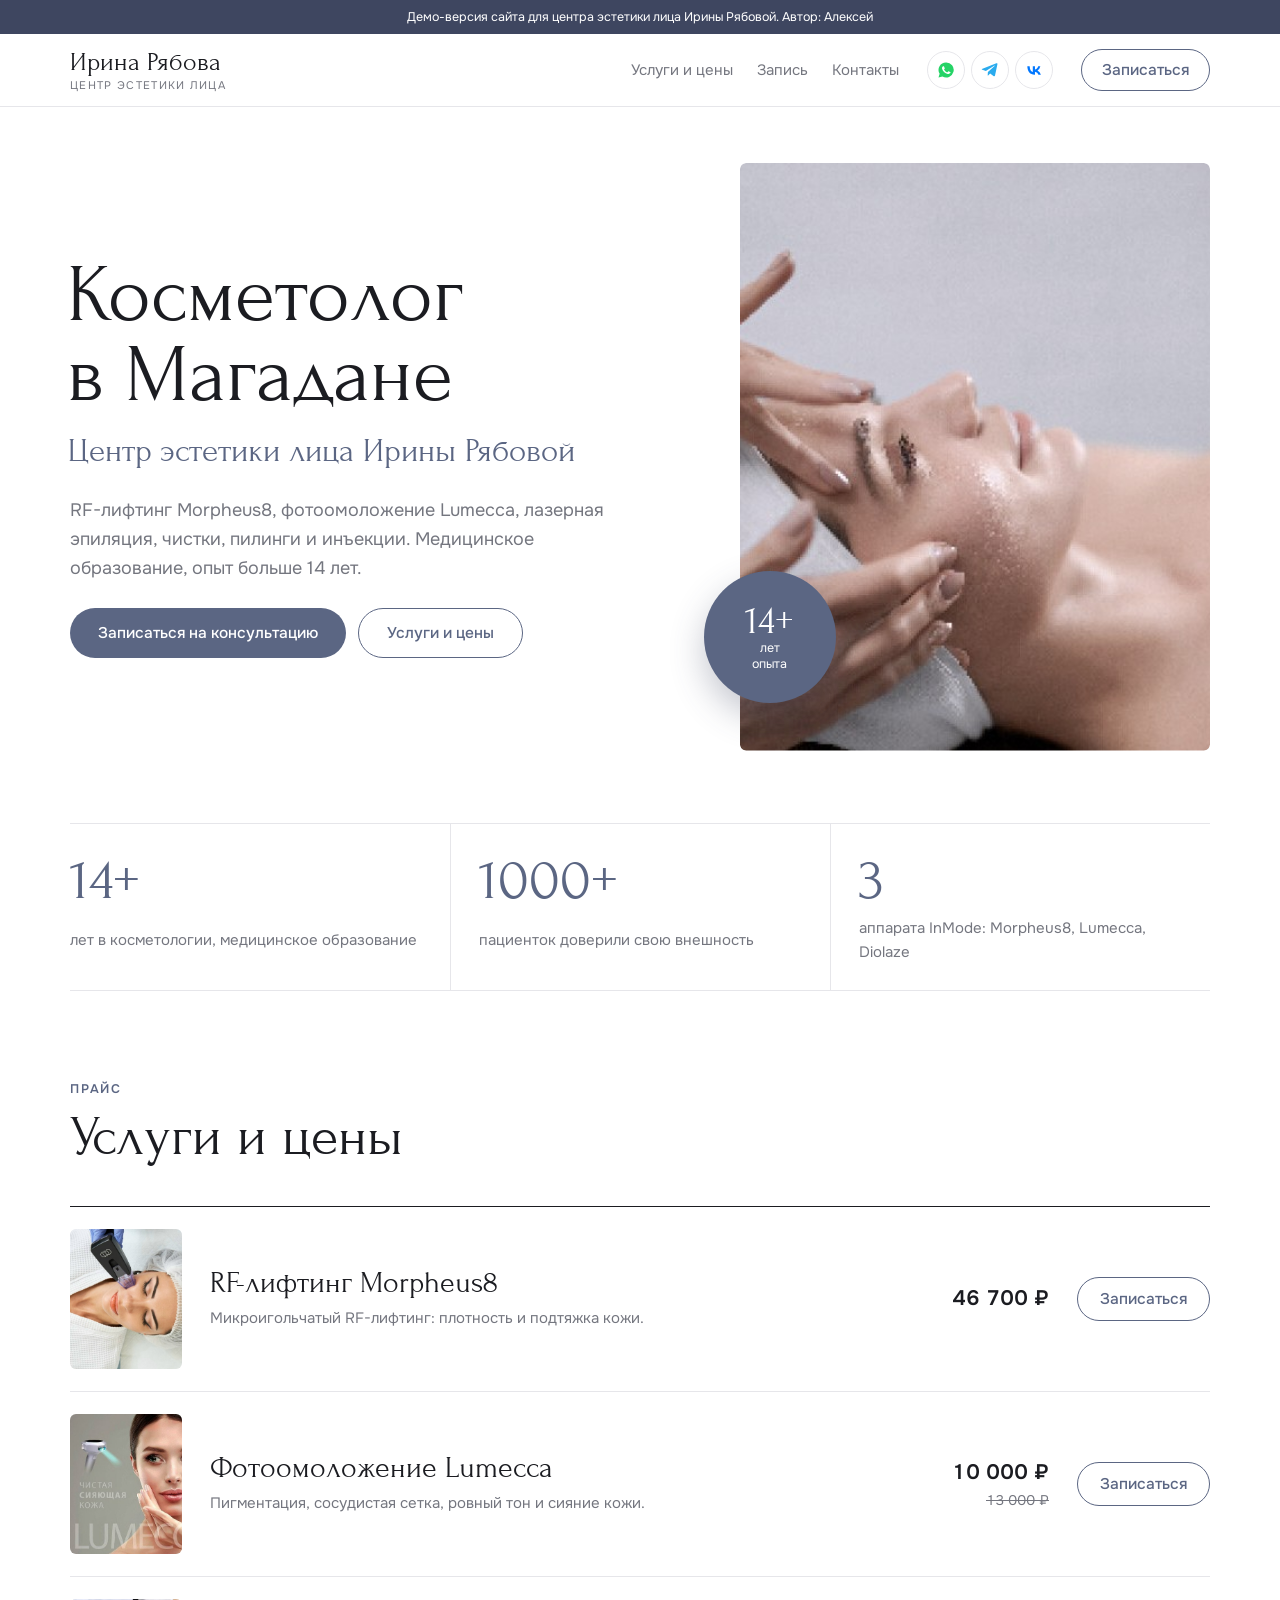
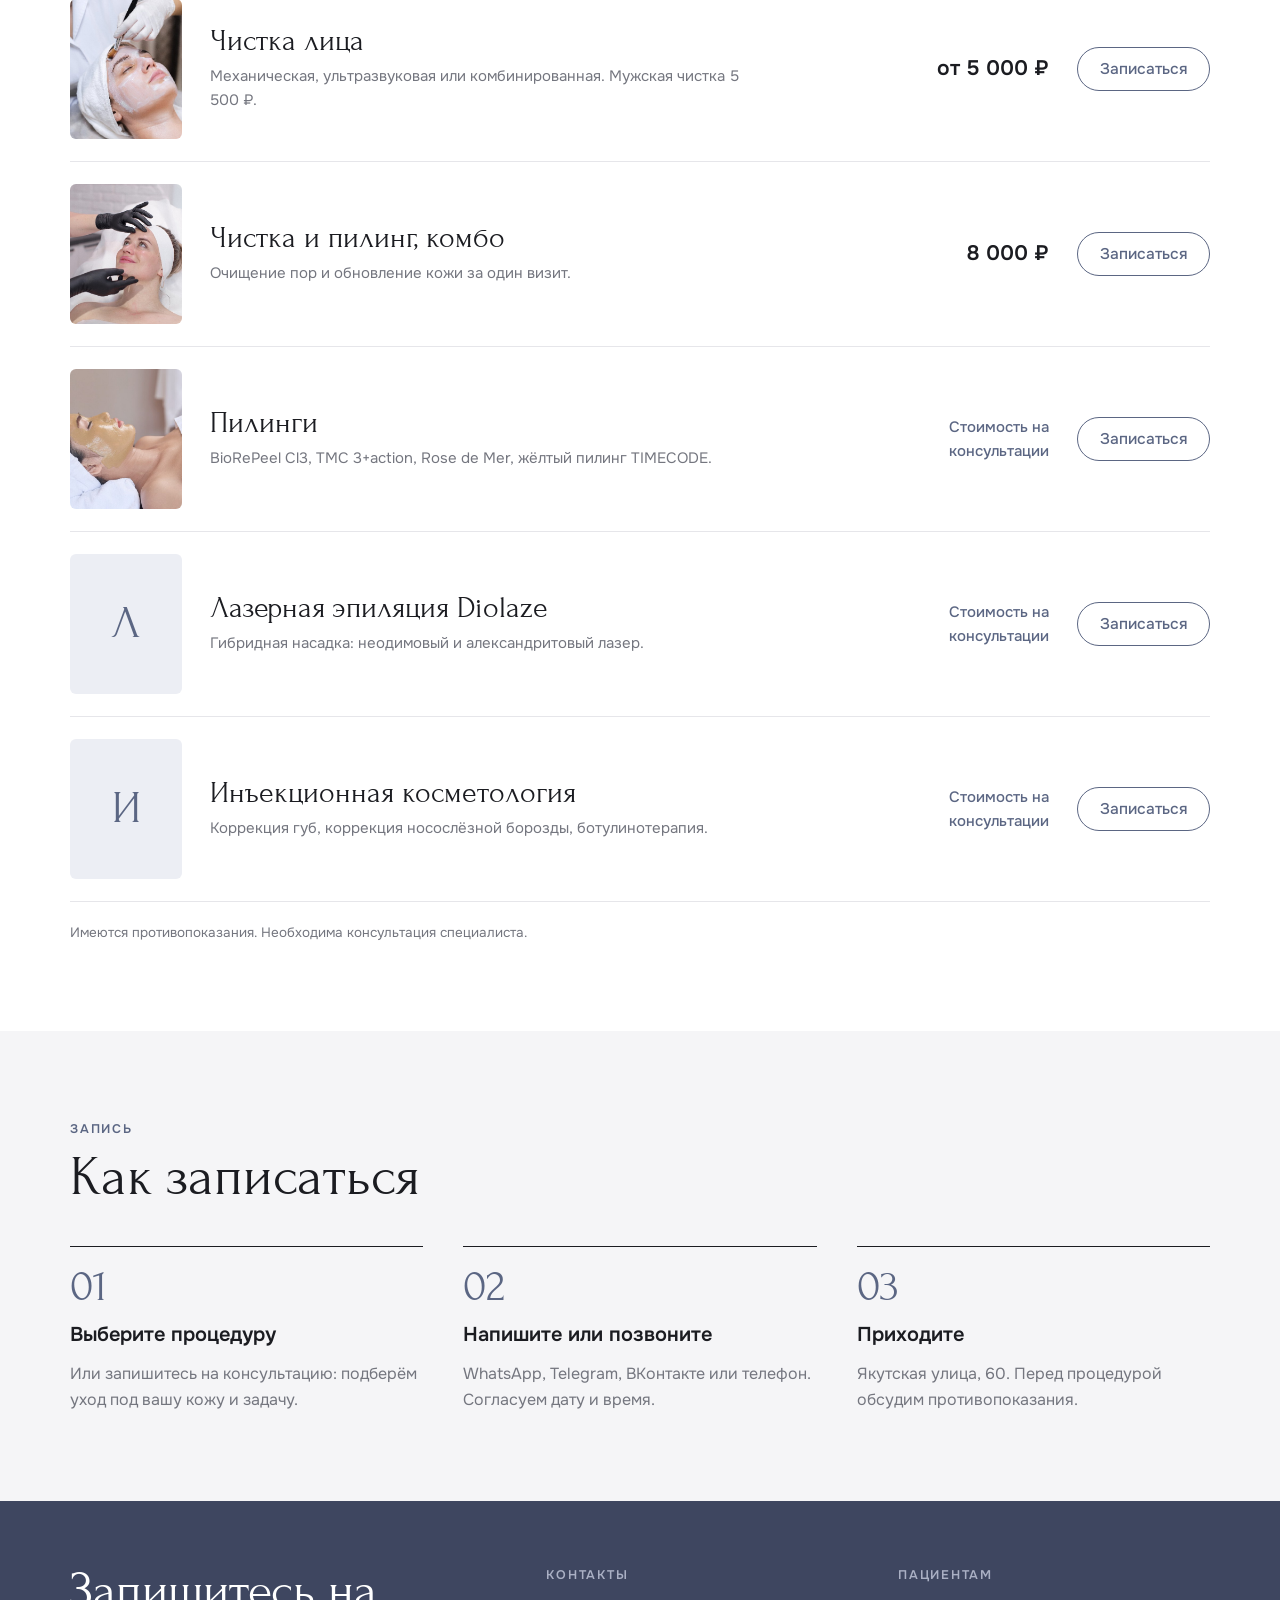
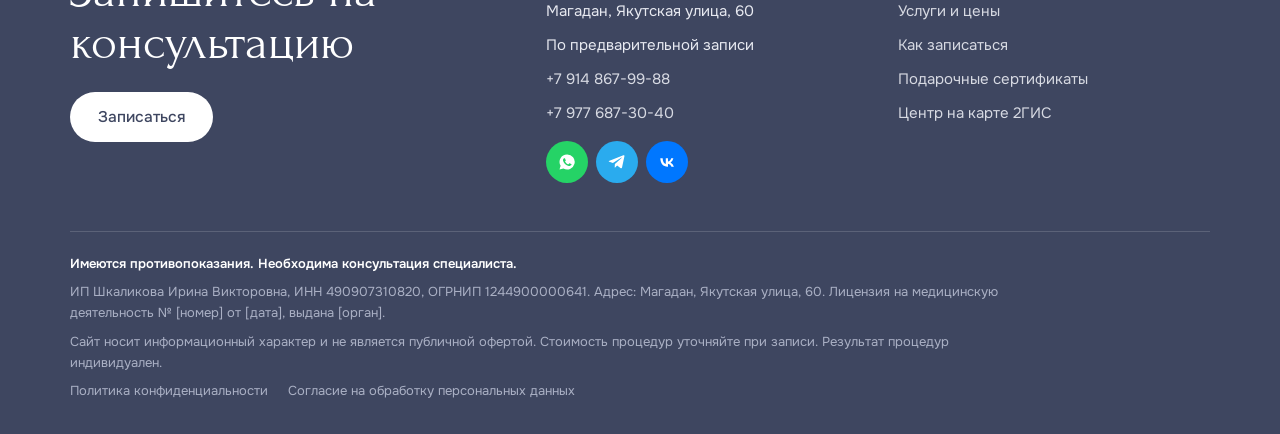
<file: index.html>
<!doctype html>
<html lang="ru">
<head>
<meta charset="utf-8">
<meta name="viewport" content="width=device-width, initial-scale=1">
<meta name="robots" content="noindex, nofollow">
<title>Центр эстетики лица Ирины Рябовой: косметолог в Магадане</title>
<meta name="description" content="Косметолог Ирина Рябова, Магадан. RF-лифтинг Morpheus8, фотоомоложение Lumecca, чистки, пилинги, лазерная эпиляция.">
<link rel="icon" href="data:image/svg+xml,%3Csvg xmlns='http://www.w3.org/2000/svg' viewBox='0 0 32 32'%3E%3Crect width='32' height='32' rx='16' fill='%235b6683'/%3E%3Ctext x='16' y='21.5' text-anchor='middle' font-family='Georgia' font-size='14' fill='%23fff'%3EИР%3C/text%3E%3C/svg%3E">
<link rel="preconnect" href="https://fonts.googleapis.com">
<link rel="stylesheet" href="https://fonts.googleapis.com/css2?family=Forum&family=Onest:wght@400;500;600&display=swap">
<style>
/* Эстетика клиники: белая страница с воздухом, фото с тонким скруглением, услуги прайс-листом с тонкими
   линиями (как в собственном прайсе центра), кнопки-капсулы, тёмный серо-синий подвал. */
:root {
  --bg: #ffffff;
  --soft: #f5f5f7;
  --ink: #1b1c21;
  --muted: #74767f;
  --line: #e6e6ea;
  --accent: #5b6683;
  --accent-deep: #3e4660;
  --accent-soft: #eceef4;
  --wa: #25d366; --tg: #2aabee; --vk: #0077ff;
  --f: "Onest", system-ui, -apple-system, "Segoe UI", sans-serif;
  --fd: "Forum", Georgia, "Times New Roman", serif;
  --wrap: 1180px;
}
* { box-sizing: border-box }
html { scroll-behavior: smooth }
body { margin: 0; background: var(--bg); color: var(--ink); font: 400 16px/1.6 var(--f); -webkit-font-smoothing: antialiased }
img { display: block; max-width: 100% }
a { color: inherit }
button { font: inherit; color: inherit }
.wrap { max-width: var(--wrap); margin: 0 auto; padding-inline: 20px }
h1, h2, h3 { margin: 0; font-weight: 400; text-wrap: balance }
h1, h2 { font-family: var(--fd) }
.ico { width: 18px; height: 18px; flex: 0 0 auto; fill: currentColor }
.eyebrow { font-size: 12.5px; letter-spacing: .14em; text-transform: uppercase; color: var(--accent); font-weight: 600 }

.demo { background: var(--accent-deep); color: #fff; font-size: 12.5px; text-align: center; padding: 7px 16px }

/* шапка: тонкая линия снизу, текстовое меню */
header { position: sticky; top: 0; z-index: 30; background: rgba(255,255,255,.94); backdrop-filter: blur(10px); border-bottom: 1px solid var(--line) }
.bar { display: flex; align-items: center; gap: 28px; height: 72px }
.logo { text-decoration: none; display: grid; gap: 5px; line-height: 1; margin-right: auto }
.logo b { font-family: var(--fd); font-weight: 400; font-size: 26px }
.logo small { font-size: 11px; color: var(--muted); letter-spacing: .12em; text-transform: uppercase }
nav { display: flex; gap: 24px; font-size: 15px }
nav a { text-decoration: none; color: var(--muted); transition: color .2s }
nav a:hover { color: var(--ink) }
.icons { display: flex; gap: 6px }
.icons a { width: 38px; height: 38px; border-radius: 50%; display: grid; place-items: center; border: 1px solid var(--line); transition: border-color .2s, transform .2s }
.icons a:hover { transform: translateY(-1px); border-color: currentColor }
.icons .wa { color: var(--wa) } .icons .tg { color: var(--tg) } .icons .vk { color: var(--vk) }
@media (max-width: 900px) { nav { display: none } .bar { gap: 12px } }
@media (max-width: 560px) { .icons .vk, .bar .pill-out { display: none } .logo b { font-size: 22px } }

/* кнопки-капсулы */
.pill, .pill-out { display: inline-flex; align-items: center; justify-content: center; gap: 8px; height: 50px; padding: 0 28px; border-radius: 999px; font: 500 15.5px var(--f); text-decoration: none; cursor: pointer; white-space: nowrap; transition: background .25s, color .25s, transform .15s, box-shadow .25s }
.pill { background: var(--accent); color: #fff; border: 0 }
.pill:hover { background: var(--accent-deep); box-shadow: 0 10px 26px rgba(62,70,96,.25) }
.pill-out { background: transparent; color: var(--accent); border: 1px solid var(--accent) }
.pill-out:hover { background: var(--accent); color: #fff }
.pill:active, .pill-out:active { transform: scale(.97) }
.bar .pill-out { height: 42px; padding: 0 20px }

/* первый экран: текст и большое фото */
.hero { display: grid; grid-template-columns: minmax(0, 1.05fr) minmax(0, .95fr); gap: 56px; align-items: center; padding-block: 56px 72px }
.hero-text { display: grid; gap: 26px }
.hero h1 { font-size: clamp(46px, 6.4vw, 92px); line-height: .98; margin-left: -0.035em } /* у «М» в Forum боковой зазор ~0.04em: подтягиваем на общую линию */
.hero p { margin: 0; font-size: 18px; color: var(--muted); max-width: 30em }
.hero .who { font-family: var(--fd); font-size: clamp(24px, 2.6vw, 34px); line-height: 1.15; color: var(--accent); margin-top: -10px; margin-left: -0.06em }
.cta { display: flex; flex-wrap: wrap; gap: 12px }
.arch { position: relative; justify-self: end; width: min(100%, 470px) }
.arch .frame { border-radius: 6px; overflow: hidden; aspect-ratio: 4 / 5 }
.arch .frame img { width: 100%; height: 100%; object-fit: cover }
.seal { position: absolute; left: -36px; bottom: 48px; width: 132px; height: 132px; border-radius: 50%; background: var(--accent); color: #fff; display: grid; place-content: center; text-align: center; box-shadow: 0 14px 34px rgba(62,70,96,.3) }
.seal b { font-family: var(--fd); font-weight: 400; font-size: 40px; line-height: 1 }
.seal span { font-size: 12.5px; line-height: 1.25 }
@media (max-width: 900px) {
  .hero { grid-template-columns: minmax(0, 1fr); gap: 36px; padding-block: 32px 48px }
  .arch { justify-self: center; width: min(100%, 380px) }
  .seal { left: -8px; width: 112px; height: 112px } .seal b { font-size: 34px }
}

/* цифры через вертикальные линии */
.facts { display: grid; grid-template-columns: repeat(3, minmax(0, 1fr)); border-block: 1px solid var(--line) }
.fact { padding: 28px 28px 26px; display: grid; gap: 6px }
.fact + .fact { border-left: 1px solid var(--line) }
.fact:first-child { padding-left: 0 } /* первая колонка встаёт на общую левую линию страницы */
.fact b { font-family: var(--fd); font-weight: 400; font-size: clamp(40px, 4.6vw, 58px); line-height: 1; color: var(--accent) }
.fact span { color: var(--muted); font-size: 15px }
@media (max-width: 720px) { .facts { grid-template-columns: minmax(0, 1fr) } .fact + .fact { border-left: 0; border-top: 1px solid var(--line) } .fact { padding-inline: 0 } }

section { padding-block: 88px }
.sec-head { display: grid; gap: 10px; margin-bottom: 40px }
.sec-head h2 { font-size: clamp(36px, 4.4vw, 56px); line-height: 1.02 }

/* услуги прайс-листом */
.list { border-top: 1px solid var(--ink) }
.row { display: grid; grid-template-columns: 112px minmax(0, 1fr) auto auto; gap: 28px; align-items: center; padding-block: 22px; border-bottom: 1px solid var(--line) }
.row .ph { width: 112px; aspect-ratio: 4 / 5; border-radius: 6px; overflow: hidden; background: var(--soft) }
.row .ph img { width: 100%; height: 100%; object-fit: cover; transition: transform .6s cubic-bezier(.2,.7,.2,1) }
.row:hover .ph img { transform: scale(1.07) }
.row .mono { display: grid; place-items: center; background: var(--accent-soft); color: var(--accent); font-family: var(--fd); font-size: 46px }
.row h3 { font-family: var(--fd); font-size: clamp(24px, 2.4vw, 30px); line-height: 1.1 }
.row p { margin: 6px 0 0; color: var(--muted); font-size: 15px; max-width: 36em }
.price { font-size: 21px; font-weight: 600; white-space: nowrap; font-variant-numeric: tabular-nums; text-align: right }
.price s { display: block; color: var(--muted); font-size: 14px; font-weight: 400 }
.price.ask { font-size: 15px; font-weight: 500; color: var(--accent); white-space: normal; max-width: 9em }
.row .pill-out { height: 44px; padding: 0 22px }
@media (max-width: 820px) {
  .row { grid-template-columns: 84px minmax(0, 1fr); gap: 14px 18px; align-items: start }
  .row .ph { width: 84px; grid-row: span 3 }
  .price { text-align: left }
  .price s { display: inline; margin-left: 8px }
  .row .pill-out { justify-self: start }
}
.warn { margin: 20px 0 0; font-size: 13.5px; color: var(--muted) }

/* шаги с крупными цифрами */
.steps-sec { background: var(--soft) }
.steps { display: grid; grid-template-columns: repeat(3, minmax(0, 1fr)); gap: 40px }
@media (max-width: 800px) { .steps { grid-template-columns: minmax(0, 1fr); gap: 28px } }
.step { display: grid; gap: 10px; border-top: 1px solid var(--ink); padding-top: 18px }
.step .n { font-family: var(--fd); font-size: 44px; line-height: 1; color: var(--accent) }
.step h3 { font-size: 20px; font-weight: 600 }
.step p { margin: 0; color: var(--muted) }

/* тёмный подвал */
footer { background: var(--accent-deep); color: #e8eaf1; padding-block: 64px 32px }
footer a { color: inherit }
.f-top { display: grid; grid-template-columns: 1.4fr 1fr 1fr; gap: 40px; align-items: start }
@media (max-width: 860px) { .f-top { grid-template-columns: minmax(0, 1fr) } }
.f-top h2 { font-size: clamp(34px, 4vw, 50px); line-height: 1.05; color: #fff }
.f-top .pill { background: #fff; color: var(--accent-deep); margin-top: 22px }
.f-top .pill:hover { background: var(--accent-soft) }
.fcol { display: grid; gap: 10px; font-size: 15px; align-content: start }
.fcol h4 { margin: 0 0 4px; font-size: 12.5px; letter-spacing: .14em; text-transform: uppercase; color: #aab0c4; font-weight: 600 }
.fcol a { text-decoration: none; opacity: .9 }
.fcol a:hover { opacity: 1; text-decoration: underline }
.soc { display: flex; gap: 8px; margin-top: 6px }
.soc a { width: 42px; height: 42px; border-radius: 50%; display: grid; place-items: center; color: #fff; opacity: 1 }
.soc .wa { background: var(--wa) } .soc .tg { background: var(--tg) } .soc .vk { background: var(--vk) }
.legal { border-top: 1px solid rgba(255,255,255,.15); margin-top: 48px; padding-top: 22px; display: grid; gap: 8px; font-size: 13px; color: #aab0c4 }
.legal p { margin: 0; max-width: 72em }
.legal strong { color: #fff; font-weight: 600 }
.legal nav { display: flex; gap: 20px; flex-wrap: wrap; font-size: 13px }
.legal nav a { color: #aab0c4 }

/* окно записи */
.sheet-bg { position: fixed; inset: 0; background: rgba(20,22,30,.45); z-index: 50; opacity: 0; pointer-events: none; transition: opacity .25s }
.sheet { position: fixed; left: 50%; bottom: 0; z-index: 51; width: min(440px, 100%); transform: translate(-50%, 104%); background: #fff; border-radius: 28px 28px 0 0; padding: 22px 22px calc(22px + env(safe-area-inset-bottom, 0px)); transition: transform .35s cubic-bezier(.2,.8,.2,1) }
@media (min-width: 700px) { .sheet { bottom: 50%; border-radius: 28px; transform: translate(-50%, 60%) scale(.96); opacity: 0; transition: transform .3s cubic-bezier(.2,.8,.2,1), opacity .25s } }
.open .sheet-bg { opacity: 1; pointer-events: auto }
.sheet { pointer-events: none } .open .sheet { pointer-events: auto } /* скрытое окно не должно ловить мышь */
.open .sheet { transform: translate(-50%, 0) }
@media (min-width: 700px) { .open .sheet { transform: translate(-50%, 50%) scale(1); opacity: 1 } }
.sheet-top { display: flex; gap: 12px; align-items: start; margin-bottom: 18px }
.sheet-top b { display: block; font-family: var(--fd); font-weight: 400; font-size: 28px; line-height: 1.1 }
.x { margin-left: auto; width: 36px; height: 36px; border-radius: 50%; border: 1px solid var(--line); background: #fff; cursor: pointer; font-size: 16px; line-height: 1; flex: 0 0 auto }
.via { display: grid; gap: 8px }
.via a, .via button { display: flex; align-items: center; gap: 12px; height: 56px; padding: 0 18px; border-radius: 999px; border: 1px solid var(--line); background: #fff; text-decoration: none; font-weight: 500; font-size: 16px; cursor: pointer; transition: border-color .2s, background .2s }
.via a:hover, .via button:hover { border-color: var(--accent); background: var(--soft) }
.via .badge { width: 32px; height: 32px; border-radius: 50%; display: grid; place-items: center; color: #fff }
.via .hint { margin-left: auto; color: var(--muted); font-weight: 400; font-size: 13px }
.note { font-size: 12.5px; color: var(--muted); margin: 14px 0 0 }
.note a { color: var(--muted) }
.toast { position: fixed; left: 50%; top: 18px; transform: translate(-50%, -80px); background: var(--ink); color: #fff; padding: 10px 18px; border-radius: 999px; z-index: 60; font-size: 14px; transition: transform .3s }
.toast.on { transform: translate(-50%, 0) }

.mbar { display: none }
@media (max-width: 680px) {
  .mbar { display: flex; gap: 8px; position: fixed; left: 12px; right: 12px; bottom: calc(env(safe-area-inset-bottom, 0px) + 12px); z-index: 40 }
  .mbar .pill { flex: 1; height: 54px; box-shadow: 0 10px 28px rgba(0,0,0,.22) }
  .mbar .sq { flex: 0 0 54px; height: 54px; border-radius: 50%; display: grid; place-items: center; color: #fff; box-shadow: 0 10px 28px rgba(0,0,0,.22) }
  footer { padding-bottom: 100px }
}

/* анимации: контент виден без JS; со скриптом плавно проявляется */
.js .rise { opacity: 0; transform: translateY(20px); transition: opacity .7s ease, transform .7s cubic-bezier(.2,.7,.2,1) }
.js .rise.in { opacity: 1; transform: none }
@keyframes up { from { opacity: 0; transform: translateY(24px) } to { opacity: 1; transform: none } }
@keyframes rise-arch { from { clip-path: inset(100% 0 0 0 round 6px) } to { clip-path: inset(0 0 0 0 round 6px) } }
.hero-text > * { animation: up .8s cubic-bezier(.2,.7,.2,1) both }
.hero-text > *:nth-child(2) { animation-delay: .08s } .hero-text > *:nth-child(3) { animation-delay: .16s } .hero-text > *:nth-child(4) { animation-delay: .24s }
.arch .frame { animation: rise-arch 1.1s cubic-bezier(.65,0,.35,1) .1s both }
.seal { animation: up .8s cubic-bezier(.2,.7,.2,1) .7s both }
@media (prefers-reduced-motion: reduce) {
  *, *::before, *::after { animation: none !important; transition: none !important }
  .js .rise { opacity: 1; transform: none }
}
:focus-visible { outline: 2px solid var(--accent); outline-offset: 3px }
</style>
</head>
<body>

<svg width="0" height="0" style="position:absolute" aria-hidden="true">
  <symbol id="i-wa" viewBox="0 0 24 24"><path d="M12 2a9.9 9.9 0 0 0-8.5 15L2 22l5.2-1.4A10 10 0 1 0 12 2Zm5.4 14c-.2.6-1.3 1.2-1.8 1.3-.5 0-1 .2-3.2-.7-2.7-1.1-4.4-3.9-4.6-4.1-.1-.2-1.1-1.5-1.1-2.8 0-1.4.7-2 1-2.3.2-.3.5-.3.7-.3h.5c.2 0 .4 0 .6.5l.8 2c.1.2.1.4 0 .5l-.3.5-.4.4c-.1.1-.3.3-.1.6.2.3.8 1.2 1.6 1.9 1.1 1 2 1.3 2.3 1.4.3.2.5.1.6 0l.9-1c.2-.3.4-.2.6-.1l1.9.9c.3.1.5.2.5.3.1.2.1.8-.1 1.4Z"/></symbol>
  <symbol id="i-tg" viewBox="0 0 24 24"><path d="m21.9 4.4-3.2 15c-.2 1.1-.9 1.3-1.7.8l-4.8-3.5-2.3 2.2c-.3.3-.5.5-1 .5l.3-4.9 8.9-8c.4-.4-.1-.6-.6-.2l-11 6.9-4.7-1.5c-1-.3-1-1 .2-1.5L20.5 3c.9-.3 1.7.2 1.4 1.4Z"/></symbol>
  <symbol id="i-vk" viewBox="0 0 24 24"><path d="M12.9 18.2C6.8 18.2 3.3 14 3.1 7h3.1c.1 5.1 2.4 7.3 4.2 7.7V7h2.9v4.4c1.8-.2 3.7-2.2 4.3-4.4h2.9a8.6 8.6 0 0 1-3.9 5.6 9 9 0 0 1 4.6 5.6h-3.2a5.6 5.6 0 0 0-4.7-4v4h-.4Z"/></symbol>
  <symbol id="i-tel" viewBox="0 0 24 24"><path d="M6.6 10.8a15.1 15.1 0 0 0 6.6 6.6l2.2-2.2c.3-.3.7-.4 1-.2 1.1.4 2.3.6 3.6.6.6 0 1 .4 1 1V20c0 .6-.4 1-1 1A17 17 0 0 1 3 4c0-.6.4-1 1-1h3.5c.6 0 1 .4 1 1 0 1.2.2 2.4.6 3.6.1.3 0 .7-.2 1l-2.3 2.2Z"/></symbol>
</svg>

<div class="demo">Демо-версия сайта для центра эстетики лица Ирины Рябовой. Автор: Алексей</div>

<header>
  <div class="wrap bar">
    <a class="logo" href="#top"><b>Ирина Рябова</b><small>центр эстетики лица</small></a>
    <nav aria-label="Разделы"><a href="#services">Услуги и цены</a><a href="#how">Запись</a><a href="#contacts">Контакты</a></nav>
    <div class="icons">
      <a class="wa" href="https://wa.me/79148673477" target="_blank" rel="noopener" aria-label="WhatsApp"><svg class="ico"><use href="#i-wa"/></svg></a>
      <a class="tg" href="https://t.me/kosmetologmagadan" target="_blank" rel="noopener" aria-label="Telegram"><svg class="ico"><use href="#i-tg"/></svg></a>
      <a class="vk" href="https://vk.com/kosmetolog_magadan" target="_blank" rel="noopener" aria-label="ВКонтакте"><svg class="ico"><use href="#i-vk"/></svg></a>
    </div>
    <button class="pill-out" type="button" data-book="Консультация">Записаться</button>
  </div>
</header>

<main id="top">
  <div class="wrap hero">
    <div class="hero-text">
      <h1>Косметолог в Магадане</h1>
      <p class="who">Центр эстетики лица Ирины Рябовой</p>
      <p>RF-лифтинг Morpheus8, фотоомоложение Lumecca, лазерная эпиляция, чистки, пилинги и инъекции. Медицинское образование, опыт больше 14 лет.</p>
      <div class="cta">
        <button class="pill" type="button" data-book="Консультация">Записаться на консультацию</button>
        <a class="pill-out" href="#services">Услуги и цены</a>
      </div>
    </div>
    <div class="arch">
      <div class="frame"><img src="img/peel3.jpg" alt="Уход за кожей лица"></div>
      <div class="seal"><b>14+</b><span>лет<br>опыта</span></div>
    </div>
  </div>

  <div class="wrap">
    <div class="facts">
      <div class="fact rise"><b>14+</b><span>лет в косметологии, медицинское образование</span></div>
      <div class="fact rise"><b>1000+</b><span>пациенток доверили свою внешность</span></div>
      <div class="fact rise"><b>3</b><span>аппарата InMode: Morpheus8, Lumecca, Diolaze</span></div>
    </div>
  </div>

  <section id="services">
    <div class="wrap">
      <div class="sec-head rise"><span class="eyebrow">Прайс</span><h2>Услуги и цены</h2></div>
      <div class="list" id="list"></div>
      <p class="warn">Имеются противопоказания. Необходима консультация специалиста.</p>
    </div>
  </section>

  <section class="steps-sec" id="how">
    <div class="wrap">
      <div class="sec-head rise"><span class="eyebrow">Запись</span><h2>Как записаться</h2></div>
      <div class="steps">
        <div class="step rise"><span class="n">01</span><h3>Выберите процедуру</h3><p>Или запишитесь на консультацию: подберём уход под вашу кожу и задачу.</p></div>
        <div class="step rise"><span class="n">02</span><h3>Напишите или позвоните</h3><p>WhatsApp, Telegram, ВКонтакте или телефон. Согласуем дату и время.</p></div>
        <div class="step rise"><span class="n">03</span><h3>Приходите</h3><p>Якутская улица, 60. Перед процедурой обсудим противопоказания.</p></div>
      </div>
    </div>
  </section>
</main>

<footer id="contacts">
  <div class="wrap">
    <div class="f-top">
      <div>
        <h2>Запишитесь на консультацию</h2>
        <button class="pill" type="button" data-book="Консультация">Записаться</button>
      </div>
      <div class="fcol">
        <h4>Контакты</h4>
        <span>Магадан, Якутская улица, 60</span>
        <span>По предварительной записи</span>
        <a href="tel:+79148679988">+7 914 867-99-88</a>
        <a href="tel:+79776873040">+7 977 687-30-40</a>
        <div class="soc">
          <a class="wa" href="https://wa.me/79148673477" target="_blank" rel="noopener" aria-label="WhatsApp"><svg class="ico"><use href="#i-wa"/></svg></a>
          <a class="tg" href="https://t.me/kosmetologmagadan" target="_blank" rel="noopener" aria-label="Telegram"><svg class="ico"><use href="#i-tg"/></svg></a>
          <a class="vk" href="https://vk.com/kosmetolog_magadan" target="_blank" rel="noopener" aria-label="ВКонтакте"><svg class="ico"><use href="#i-vk"/></svg></a>
        </div>
      </div>
      <div class="fcol">
        <h4>Пациентам</h4>
        <a href="#services">Услуги и цены</a>
        <a href="#how">Как записаться</a>
        <a href="https://o8721.yclients.com/certificates" target="_blank" rel="noopener">Подарочные сертификаты</a>
        <a href="https://2gis.ru/magadan/firm/70000001097574496" target="_blank" rel="noopener">Центр на карте 2ГИС</a>
      </div>
    </div>
    <div class="legal">
      <p><strong>Имеются противопоказания. Необходима консультация специалиста.</strong></p>
      <p>ИП Шкаликова Ирина Викторовна, ИНН 490907310820, ОГРНИП 1244900000641. Адрес: Магадан, Якутская улица, 60.
        Лицензия на медицинскую деятельность № [номер] от [дата], выдана [орган].</p>
      <p>Сайт носит информационный характер и не является публичной офертой. Стоимость процедур уточняйте при записи. Результат процедур индивидуален.</p>
      <nav aria-label="Документы"><a href="privacy.html">Политика конфиденциальности</a><a href="consent.html">Согласие на обработку персональных данных</a></nav>
    </div>
  </div>
</footer>

<div class="mbar">
  <button class="pill" type="button" data-book="Консультация">Записаться</button>
  <a class="sq" style="background:var(--wa)" href="https://wa.me/79148673477" target="_blank" rel="noopener" aria-label="WhatsApp"><svg class="ico"><use href="#i-wa"/></svg></a>
  <a class="sq" style="background:var(--ink)" href="tel:+79148679988" aria-label="Позвонить"><svg class="ico"><use href="#i-tel"/></svg></a>
</div>

<div id="order" aria-hidden="true">
  <div class="sheet-bg" data-close></div>
  <div class="sheet" role="dialog" aria-modal="true" aria-labelledby="o-name">
    <div class="sheet-top">
      <div><span class="eyebrow">Запись</span><b id="o-name"></b></div>
      <button class="x" data-close aria-label="Закрыть">&#x2715;</button>
    </div>
    <div class="via">
      <a id="o-wa" target="_blank" rel="noopener"><span class="badge" style="background:var(--wa)"><svg class="ico"><use href="#i-wa"/></svg></span>WhatsApp<span class="hint">текст уже готов</span></a>
      <button id="o-tg" type="button"><span class="badge" style="background:var(--tg)"><svg class="ico"><use href="#i-tg"/></svg></span>Telegram<span class="hint">скопируем текст</span></button>
      <button id="o-vk" type="button"><span class="badge" style="background:var(--vk)"><svg class="ico"><use href="#i-vk"/></svg></span>ВКонтакте<span class="hint">скопируем текст</span></button>
      <a href="tel:+79148679988"><span class="badge" style="background:var(--ink)"><svg class="ico"><use href="#i-tel"/></svg></span>Позвонить<span class="hint">+7 914 867-99-88</span></a>
    </div>
    <p class="note">Записываясь, вы соглашаетесь с <a href="privacy.html">политикой конфиденциальности</a> и <a href="consent.html">обработкой персональных данных</a>.</p>
  </div>
</div>
<div class="toast" id="toast"></div>

<script>
document.documentElement.classList.add("js");
// Услуги и цены: из группы ВК и прайса на Taplink центра. Где цены нет в открытом доступе - «на консультации».
const SERVICES = [
  { img: "morpheus.jpg", name: "RF-лифтинг Morpheus8", text: "Микроигольчатый RF-лифтинг: плотность и подтяжка кожи.", price: 46700 },
  { img: "lumecca.jpg", name: "Фотоомоложение Lumecca", text: "Пигментация, сосудистая сетка, ровный тон и сияние кожи.", price: 10000, old: 13000 },
  { img: "peel2.jpg", name: "Чистка лица", text: "Механическая, ультразвуковая или комбинированная. Мужская чистка 5 500 ₽.", price: 5000, from: true },
  { img: "peel1.jpg", name: "Чистка и пилинг, комбо", text: "Очищение пор и обновление кожи за один визит.", price: 8000 },
  { img: "peel4.jpg", name: "Пилинги", text: "BioRePeel Cl3, TMC 3+action, Rose de Mer, жёлтый пилинг TIMECODE.", price: null },
  { img: null, name: "Лазерная эпиляция Diolaze", text: "Гибридная насадка: неодимовый и александритовый лазер.", price: null },
  { img: null, name: "Инъекционная косметология", text: "Коррекция губ, коррекция носослёзной борозды, ботулинотерапия.", price: null },
];
const WA = "79148673477";
const rub = n => n.toLocaleString("ru-RU") + " ₽";
// у строк без своего фото - плашка с первой буквой, чтобы не повторять уже показанные снимки
document.getElementById("list").innerHTML = SERVICES.map(s => `
  <div class="row rise">
    ${s.img ? `<div class="ph"><img src="img/${s.img}" alt="" loading="lazy"></div>` : `<div class="ph mono" aria-hidden="true">${s.name[0]}</div>`}
    <div><h3>${s.name}</h3><p>${s.text}</p></div>
    ${s.price ? `<div class="price">${s.from ? "от " : ""}${rub(s.price)}${s.old ? `<s>${rub(s.old)}</s>` : ""}</div>` : `<div class="price ask">Стоимость на консультации</div>`}
    <button class="pill-out" type="button" data-book="${s.name}">Записаться</button>
  </div>`).join("");

const io = "IntersectionObserver" in window ? new IntersectionObserver(es => es.forEach(e => {
  if (e.isIntersecting) { e.target.classList.add("in"); io.unobserve(e.target) }
}), { threshold: .12 }) : null;
document.querySelectorAll(".rise").forEach(el => io ? io.observe(el) : el.classList.add("in"));

const box = document.getElementById("order");
let msg = "";
function toast(t) { const el = document.getElementById("toast"); el.textContent = t; el.classList.add("on"); setTimeout(() => el.classList.remove("on"), 2200) }
async function copyText() { try { await navigator.clipboard.writeText(msg); return true } catch { return false } }
function openBook(what) {
  msg = what === "Консультация" ? "Здравствуйте! Хочу записаться на консультацию." : `Здравствуйте! Хочу записаться: ${what}.`;
  document.getElementById("o-name").textContent = what;
  document.getElementById("o-wa").href = `https://wa.me/${WA}?text=${encodeURIComponent(msg)}`;
  box.classList.add("open"); box.setAttribute("aria-hidden", "false");
}
function closeBook() { box.classList.remove("open"); box.setAttribute("aria-hidden", "true") }
document.addEventListener("click", e => {
  const b = e.target.closest("[data-book]"); if (b) return openBook(b.dataset.book);
  if (e.target.closest("[data-close]")) closeBook();
});
document.addEventListener("keydown", e => { if (e.key === "Escape") closeBook() });
// Telegram и ВК не подставляют текст по ссылке: копируем его и открываем чат
for (const [id, url] of [["o-tg", "https://t.me/kosmetologmagadan"], ["o-vk", "https://vk.com/kosmetolog_magadan"]]) {
  document.getElementById(id).addEventListener("click", async () => {
    toast(await copyText() ? "Текст скопирован, вставьте его в чат" : "Напишите, на какую процедуру хотите записаться");
    window.open(url, "_blank", "noopener");
  });
}
</script>
<script>
(function(){try{
  var s='ryabova';
  if(location.search.indexOf('me')>-1)localStorage.setItem('own','1');
  if(localStorage.getItem('own')||location.hostname!=='sites49.github.io')return;
  var d=new Date(Date.now()+11*36e5).toISOString().slice(0,10);
  ['all',d].forEach(function(k){fetch('https://abacus.jasoncameron.dev/hit/sites49/'+s+'-'+k,{mode:'cors'}).catch(function(){})});
}catch(e){}})();
</script>
</body>
</html>
</file>
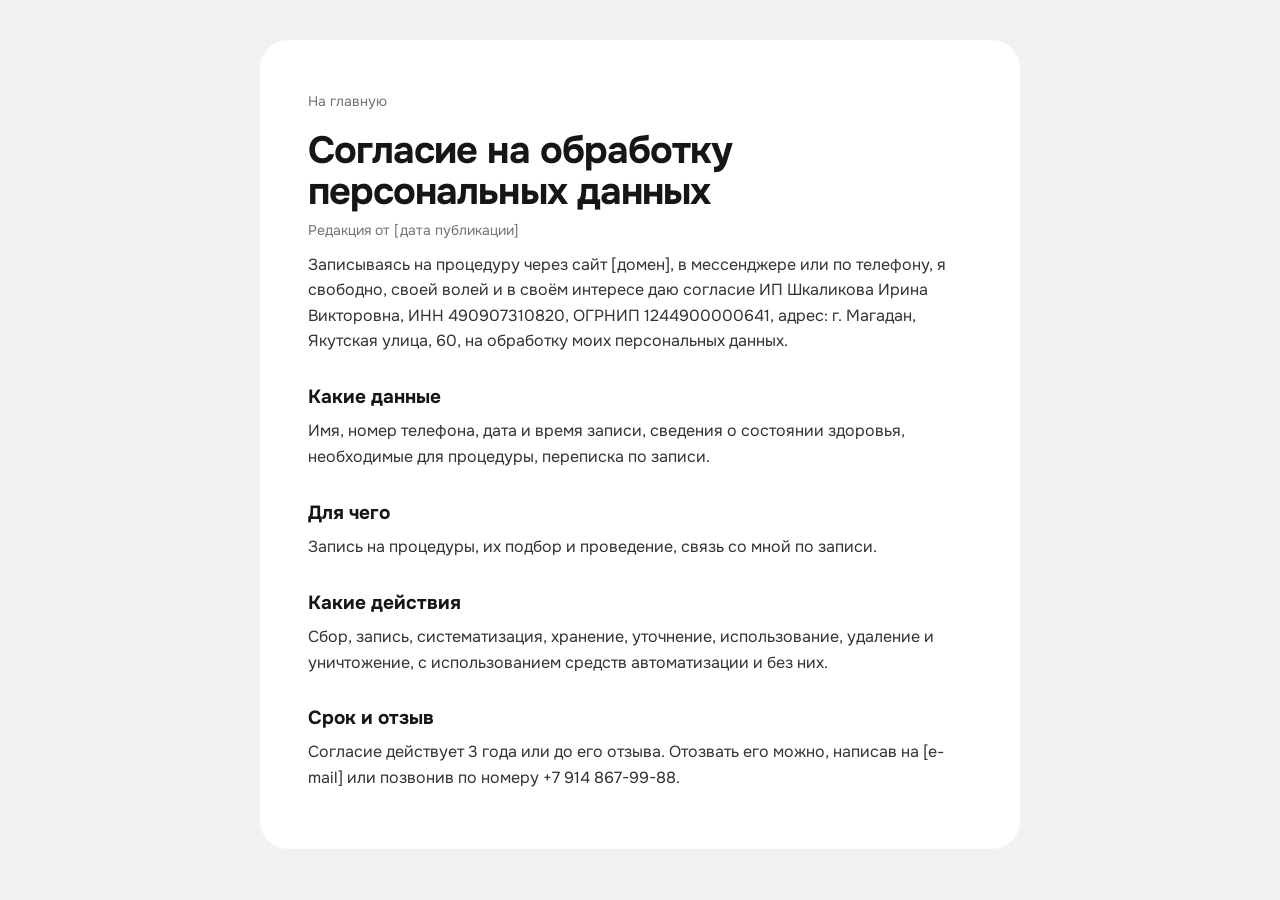
<file: consent.html>
<!doctype html>
<html lang="ru">
<head>
<meta charset="utf-8">
<meta name="viewport" content="width=device-width, initial-scale=1">
<meta name="robots" content="noindex, nofollow">
<title>Согласие на обработку персональных данных | Центр эстетики лица Ирины Рябовой</title>
<link rel="icon" href="data:image/svg+xml,%3Csvg xmlns='http://www.w3.org/2000/svg' viewBox='0 0 32 32'%3E%3Crect width='32' height='32' rx='9' fill='%235b6683'/%3E%3Ctext x='16' y='22' text-anchor='middle' font-family='Arial' font-weight='700' font-size='15' fill='%23fff'%3EРЛ%3C/text%3E%3C/svg%3E">
<link rel="stylesheet" href="https://fonts.googleapis.com/css2?family=Onest:wght@400;600;700&display=swap">
<link rel="stylesheet" href="doc.css">
</head>
<body>
<main class="doc">
  <a class="back" href="index.html">На главную</a>
  <h1>Согласие на обработку персональных данных</h1>
  <p class="upd">Редакция от [дата публикации]</p>

  <p>Записываясь на процедуру через сайт [домен], в мессенджере или по телефону, я свободно, своей волей и в своём
  интересе даю согласие ИП Шкаликова Ирина Викторовна, ИНН 490907310820, ОГРНИП 1244900000641, адрес:
  г. Магадан, Якутская улица, 60, на обработку моих персональных данных.</p>

  <h2>Какие данные</h2>
  <p>Имя, номер телефона, дата и время записи, сведения о состоянии здоровья, необходимые для процедуры, переписка по записи.</p>

  <h2>Для чего</h2>
  <p>Запись на процедуры, их подбор и проведение, связь со мной по записи.</p>

  <h2>Какие действия</h2>
  <p>Сбор, запись, систематизация, хранение, уточнение, использование, 
  удаление и уничтожение, с использованием средств автоматизации и без них.</p>

  <h2>Срок и отзыв</h2>
  <p>Согласие действует 3 года или до его отзыва. Отозвать его можно, написав на [e-mail] или позвонив
  по номеру +7 914 867-99-88.</p>
</main>
</body>
</html>
</file>
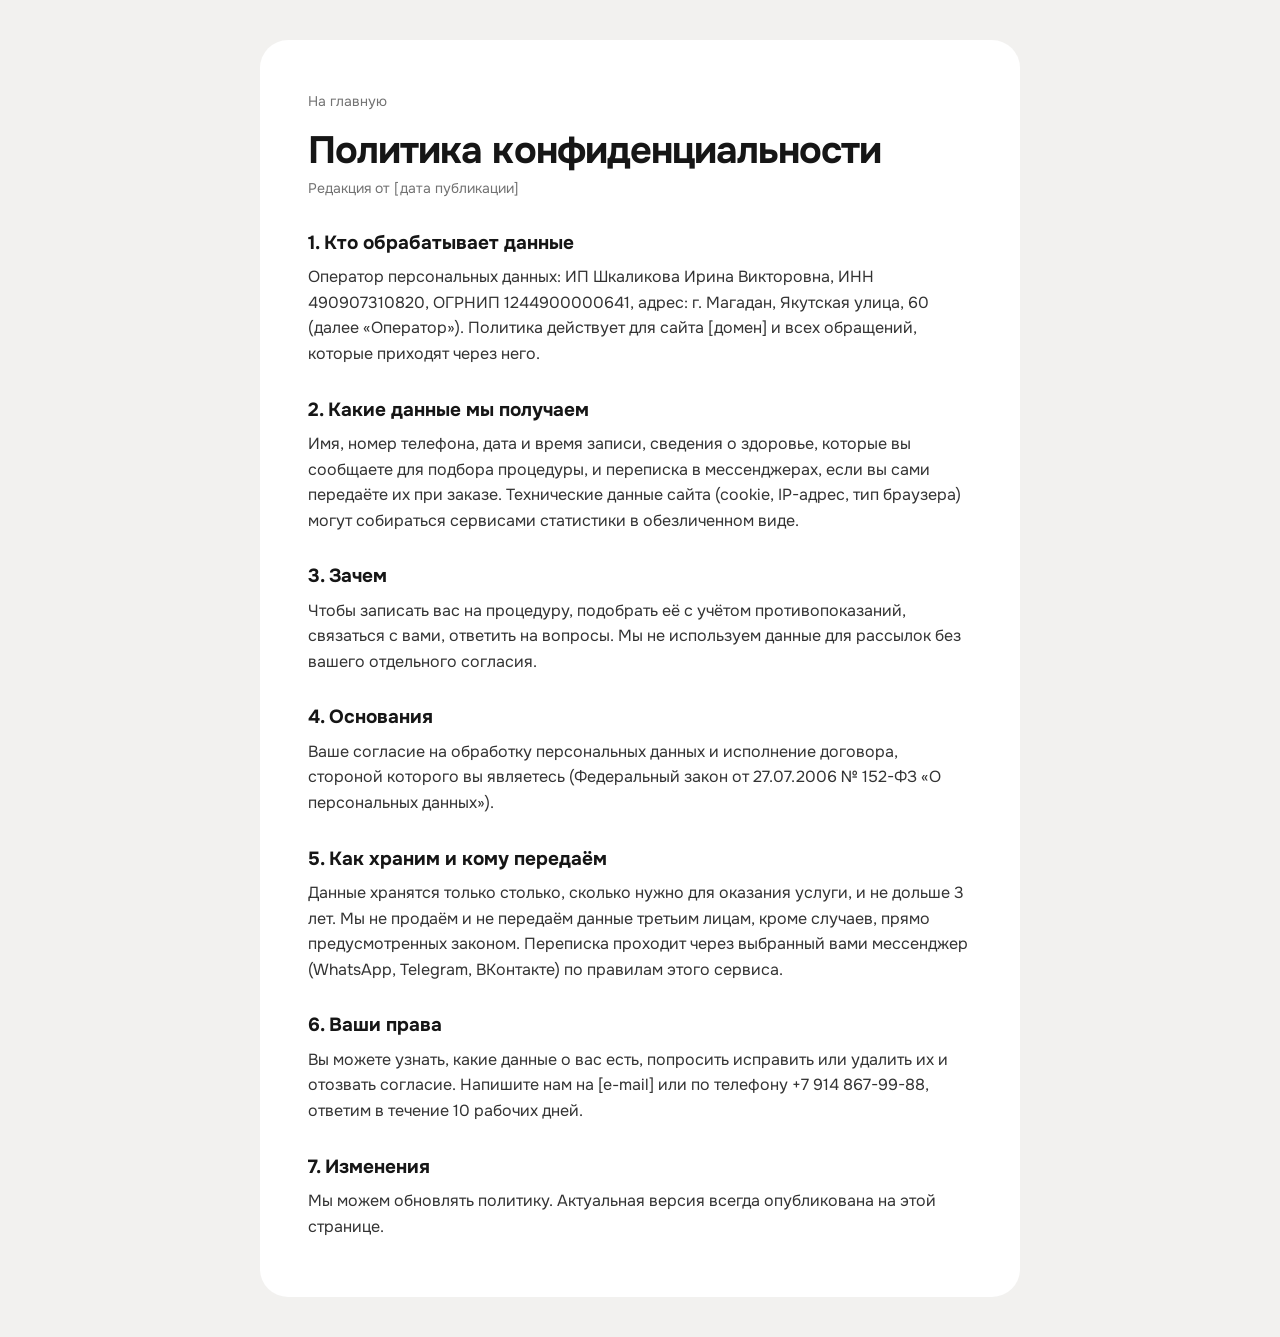
<file: privacy.html>
<!doctype html>
<html lang="ru">
<head>
<meta charset="utf-8">
<meta name="viewport" content="width=device-width, initial-scale=1">
<meta name="robots" content="noindex, nofollow">
<title>Политика конфиденциальности | Центр эстетики лица Ирины Рябовой</title>
<link rel="icon" href="data:image/svg+xml,%3Csvg xmlns='http://www.w3.org/2000/svg' viewBox='0 0 32 32'%3E%3Crect width='32' height='32' rx='9' fill='%235b6683'/%3E%3Ctext x='16' y='22' text-anchor='middle' font-family='Arial' font-weight='700' font-size='15' fill='%23fff'%3EРЛ%3C/text%3E%3C/svg%3E">
<link rel="stylesheet" href="https://fonts.googleapis.com/css2?family=Onest:wght@400;600;700&display=swap">
<link rel="stylesheet" href="doc.css">
</head>
<body>
<main class="doc">
  <a class="back" href="index.html">На главную</a>
  <h1>Политика конфиденциальности</h1>
  <p class="upd">Редакция от [дата публикации]</p>

  <h2>1. Кто обрабатывает данные</h2>
  <p>Оператор персональных данных: ИП Шкаликова Ирина Викторовна, ИНН 490907310820, ОГРНИП 1244900000641,
  адрес: г. Магадан, Якутская улица, 60 (далее «Оператор»). Политика действует для сайта [домен] и всех
  обращений, которые приходят через него.</p>

  <h2>2. Какие данные мы получаем</h2>
  <p>Имя, номер телефона, дата и время записи, сведения о здоровье, которые вы сообщаете для подбора процедуры, и переписка в
  мессенджерах, если вы сами передаёте их при заказе. Технические данные сайта (cookie, IP-адрес, тип
  браузера) могут собираться сервисами статистики в обезличенном виде.</p>

  <h2>3. Зачем</h2>
  <p>Чтобы записать вас на процедуру, подобрать её с учётом противопоказаний, связаться с вами,
  ответить на вопросы. Мы не используем данные для рассылок без вашего отдельного согласия.</p>

  <h2>4. Основания</h2>
  <p>Ваше согласие на обработку персональных данных и исполнение договора, стороной которого вы являетесь
  (Федеральный закон от 27.07.2006 № 152-ФЗ «О персональных данных»).</p>

  <h2>5. Как храним и кому передаём</h2>
  <p>Данные хранятся только столько, сколько нужно для оказания услуги, и не дольше 3 лет. Мы не продаём
  и не передаём данные третьим лицам, кроме случаев, прямо
  предусмотренных законом. Переписка проходит через выбранный вами мессенджер (WhatsApp, Telegram,
  ВКонтакте) по правилам этого сервиса.</p>

  <h2>6. Ваши права</h2>
  <p>Вы можете узнать, какие данные о вас есть, попросить исправить или удалить их и отозвать согласие.
  Напишите нам на [e-mail] или по телефону +7 914 867-99-88, ответим в течение 10 рабочих дней.</p>

  <h2>7. Изменения</h2>
  <p>Мы можем обновлять политику. Актуальная версия всегда опубликована на этой странице.</p>
</main>
</body>
</html>
</file>
<file: doc.css>
:root { --page: #f2f1ef; --card: #fff; --ink: #161616; --muted: #727272; --accent: #5b6683 }
* { box-sizing: border-box }
body { margin: 0; background: var(--page); color: var(--ink); font: 400 16px/1.6 "Onest", system-ui, sans-serif; padding: 16px }
.doc { max-width: 760px; margin: 24px auto; background: var(--card); border-radius: 28px; padding: clamp(24px, 5vw, 48px) }
.back { color: var(--muted); text-decoration: none; font-size: 14px }
.back:hover { color: var(--ink) }
h1 { font-size: clamp(28px, 4vw, 38px); letter-spacing: -0.025em; line-height: 1.1; margin: 16px 0 6px }
h2 { font-size: 19px; margin: 28px 0 6px }
p { margin: 0 0 10px; color: #333 }
.upd { color: var(--muted); font-size: 14px }
</file>
